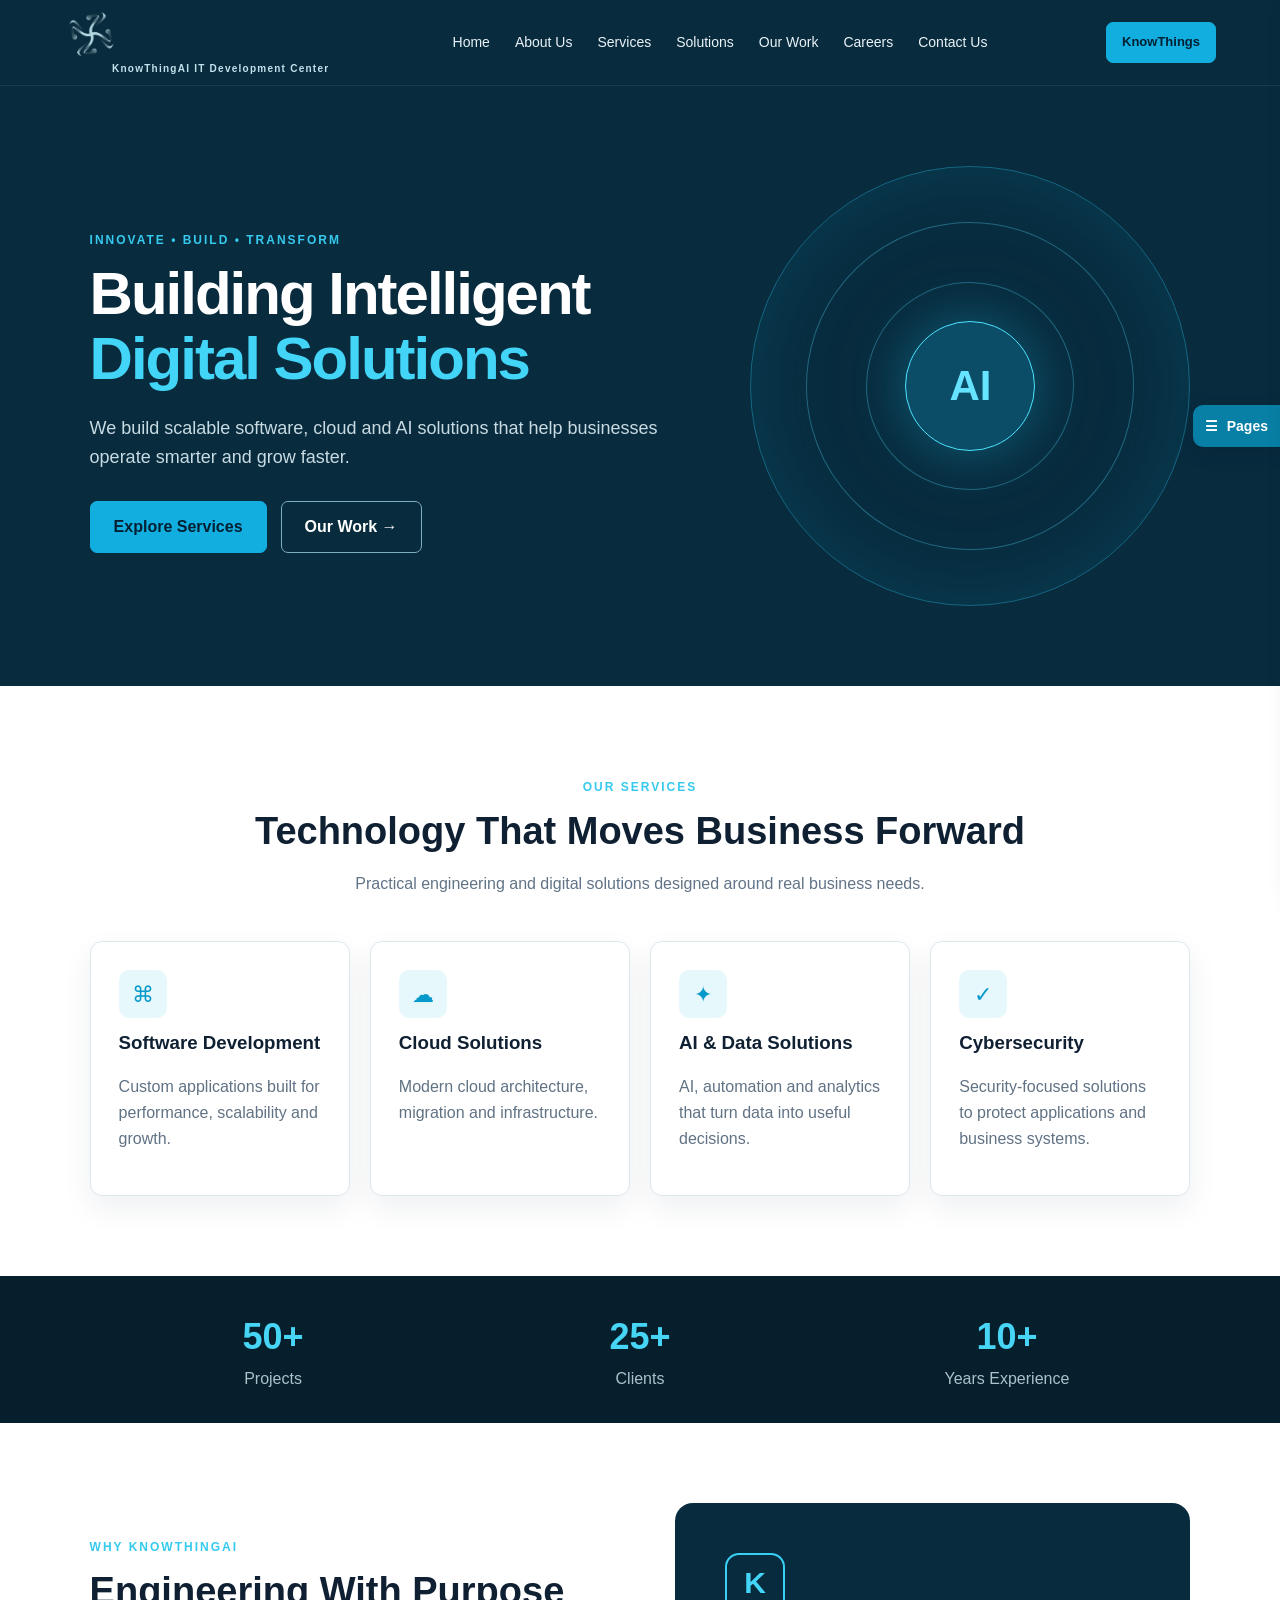
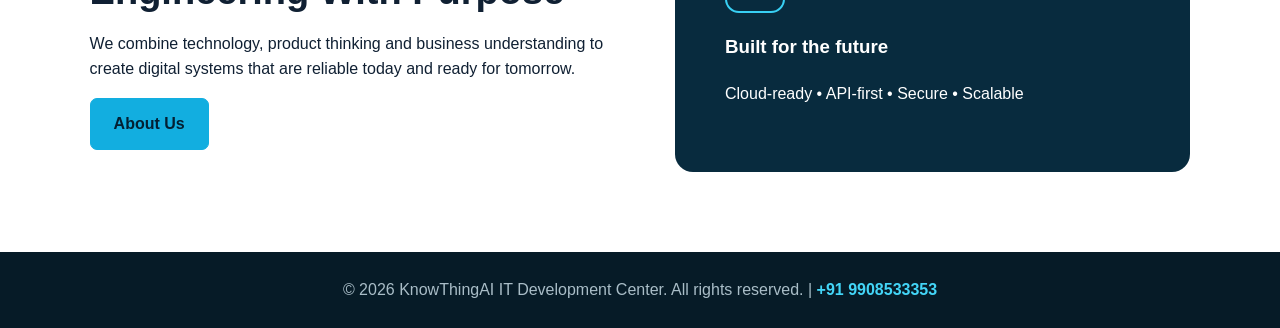
<file: index.html>
<!DOCTYPE html><html lang="en"><head><meta charset="UTF-8"><meta name="viewport" content="width=device-width,initial-scale=1.0"><title>KnowThingAI IT Development Center</title><meta name="description" content="KnowThingAI provides software development, cloud, AI and IT solutions for businesses."><link rel="canonical" href="https://knowthingai.com/"><link rel="stylesheet" href="/css/style.css"><script type="application/ld+json">{"@context":"https://schema.org","@type":"Organization","name":"KnowThingAI IT Development Center Private Limited","url":"https://knowthingai.com/","telephone":"+91-9908533353","email":"contact@knowthingai.com","address":{"@type":"PostalAddress","addressLocality":"Hyderabad","addressRegion":"Telangana","addressCountry":"IN"}}</script></head><body>

<!-- Quick page navigation -->
<button class="page-menu-toggle" type="button" aria-expanded="false" aria-controls="page-side-menu">☰ <span>Pages</span></button>
<aside class="page-side-menu" id="page-side-menu" aria-hidden="true">
  <div class="page-side-menu-head"><strong>Explore Pages</strong><button type="button" class="page-menu-close" aria-label="Close page menu">×</button></div>
  <a href="/">Home</a><a href="/about/">About Us</a><a href="/services/">Services</a><a href="/solutions/">Solutions</a><a href="/work/">Our Work</a><a href="/careers/">Careers</a><a href="/contact/">Contact Us</a>
</aside>
<div class="page-menu-backdrop"></div>

 <header class="navbar">

  <a class="brand" href="/">
    <img src="/assets/knowthingai-logo.png" alt="KnowThingAI">
    <span class="brand-sub">KnowThingAI IT Development Center</span>
  </a>

  <input type="checkbox" id="menu-checkbox">

  <label for="menu-checkbox" class="menu-toggle">
    ☰
  </label>

  <nav>
    <a href="/">Home</a>
    <a href="/about/">About Us</a>
    <a href="/services/">Services</a>
    <a href="/solutions/">Solutions</a>
    <a href="/work/">Our Work</a>
    <a href="/careers/">Careers</a>
    <a href="/contact/">Contact Us</a>
  </nav>

  <a class="btn nav-contact" href="/contact/">KnowThings</a>

</header>
<main><section class="hero"><div><p class="eyebrow">INNOVATE • BUILD • TRANSFORM</p><h1>Building Intelligent<br><span>Digital Solutions</span></h1><p class="lead">We build scalable software, cloud and AI solutions that help businesses operate smarter and grow faster.</p><div class="actions"><a class="btn" href="/services/">Explore Services</a><a class="btn outline" href="/work/">Our Work →</a></div></div><div class="hero-orbit"><div class="orbit-core">AI</div></div></section>
<section class="section"><div class="section-title"><p class="eyebrow">OUR SERVICES</p><h2>Technology That Moves Business Forward</h2><p>Practical engineering and digital solutions designed around real business needs.</p></div><div class="grid four">
<article class="card"><div class="icon">⌘</div><h3>Software Development</h3><p>Custom applications built for performance, scalability and growth.</p></article>
<article class="card"><div class="icon">☁</div><h3>Cloud Solutions</h3><p>Modern cloud architecture, migration and infrastructure.</p></article>
<article class="card"><div class="icon">✦</div><h3>AI & Data Solutions</h3><p>AI, automation and analytics that turn data into useful decisions.</p></article>
<article class="card"><div class="icon">✓</div><h3>Cybersecurity</h3><p>Security-focused solutions to protect applications and business systems.</p></article>
</div></section>
<section class="band"><div><b>50+</b><span>Projects</span></div><div><b>25+</b><span>Clients</span></div><div><b>10+</b><span>Years Experience</span></div></section>
<section class="section two-col"><div><p class="eyebrow">WHY KNOWTHINGAI</p><h2>Engineering With Purpose</h2><p>We combine technology, product thinking and business understanding to create digital systems that are reliable today and ready for tomorrow.</p><a class="btn" href="/about/">About Us</a></div><div class="feature-box"><div class="mini">K</div><h3>Built for the future</h3><p>Cloud-ready • API-first • Secure • Scalable</p></div></section></main><footer>© 2026 KnowThingAI IT Development Center. All rights reserved. <span class="footer-phone"> | <a href="tel:+919908533353">+91 9908533353</a></span></footer><script src="/js/script.js"></script></body></html>
</file>
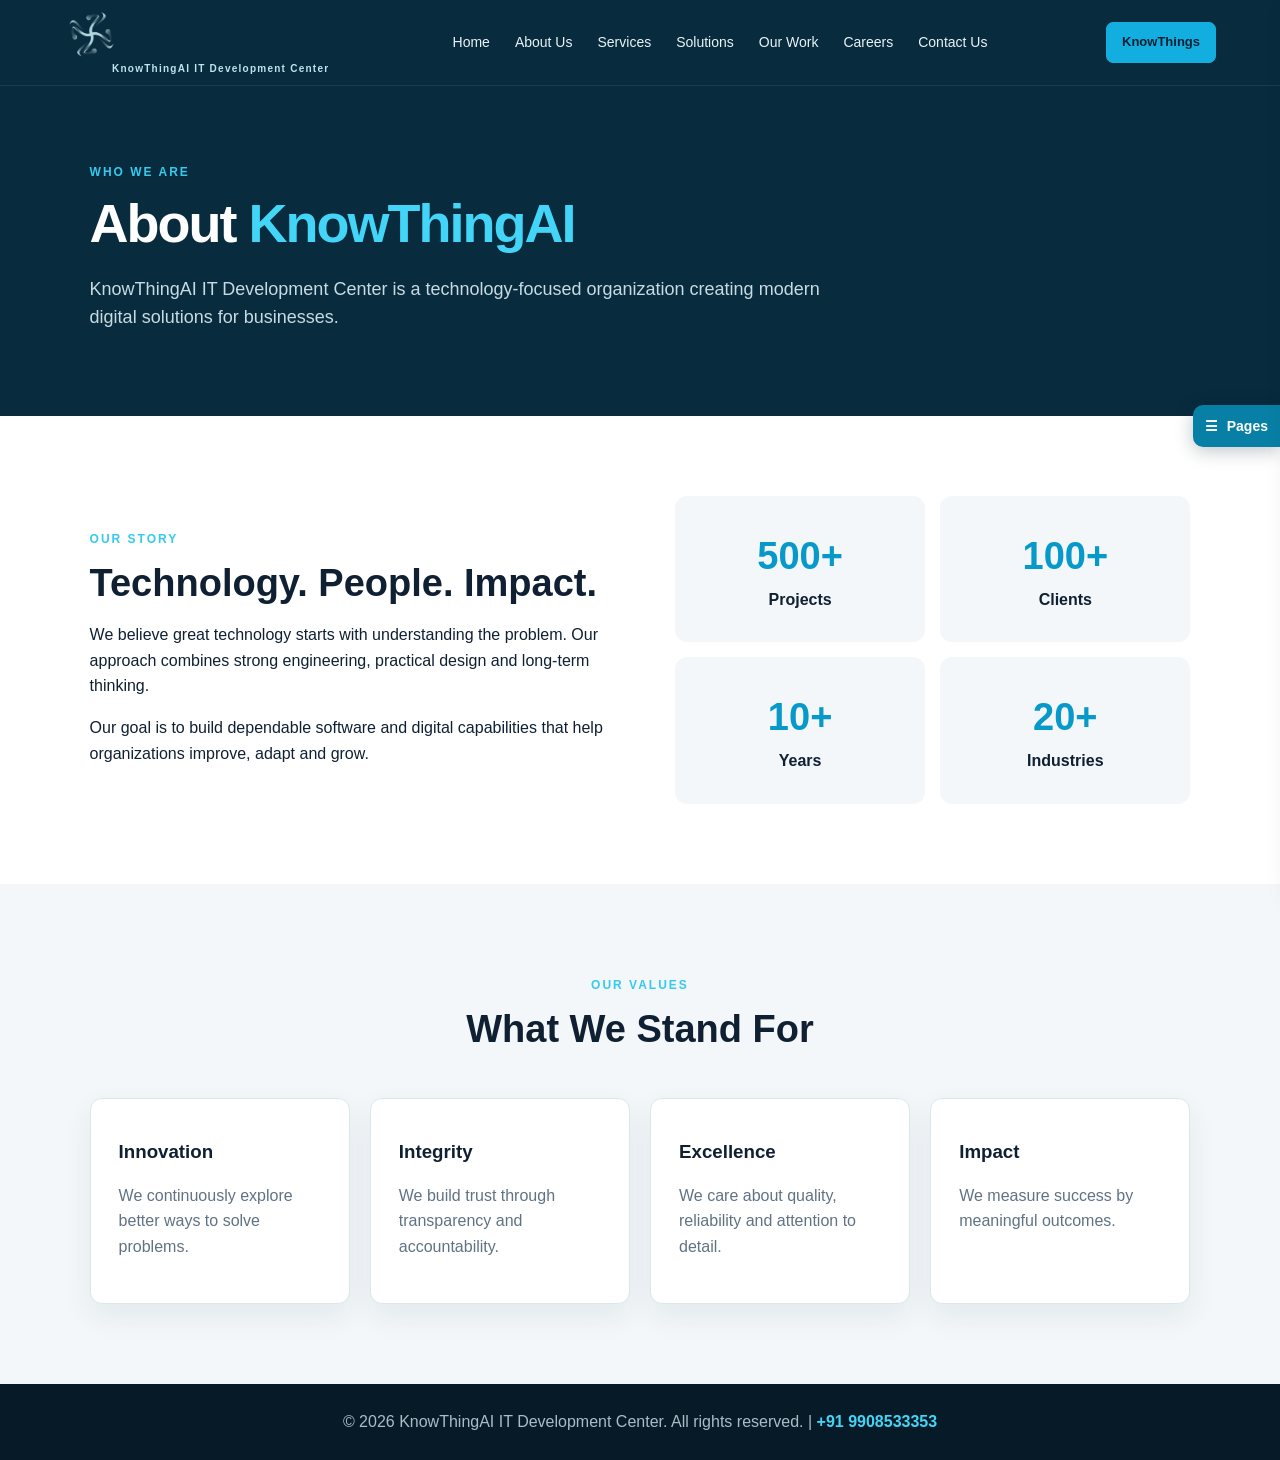
<file: about/index.html>
<!DOCTYPE html><html lang="en"><head><meta charset="UTF-8"><meta name="viewport" content="width=device-width,initial-scale=1.0"><title>About Us | KnowThingAI</title><meta name="description" content="Learn about KnowThingAI IT Development Center and our technology-focused approach."><link rel="canonical" href="https://knowthingai.com/about/"><link rel="stylesheet" href="/css/style.css"></head><body>

<!-- Quick page navigation -->
<button class="page-menu-toggle" type="button" aria-expanded="false" aria-controls="page-side-menu">☰ <span>Pages</span></button>
<aside class="page-side-menu" id="page-side-menu" aria-hidden="true">
  <div class="page-side-menu-head"><strong>Explore Pages</strong><button type="button" class="page-menu-close" aria-label="Close page menu">×</button></div>
  <a href="/">Home</a><a href="/about/">About Us</a><a href="/services/">Services</a><a href="/solutions/">Solutions</a><a href="/work/">Our Work</a><a href="/careers/">Careers</a><a href="/contact/">Contact Us</a>
</aside>
<div class="page-menu-backdrop"></div>
<header class="navbar">
  <a class="brand" href="/">
    <img src="/assets/knowthingai-logo.png" alt="KnowThingAI">
    <span class="brand-sub">KnowThingAI IT Development Center</span>
  </a>
  <nav>
    <a href="/">Home</a>
    <a href="/about/">About Us</a>
    <a href="/services/">Services</a>
    <a href="/solutions/">Solutions</a>
    <a href="/work/">Our Work</a>
    <a href="/careers/">Careers</a>
    <a href="/contact/">Contact Us</a>
  </nav>
  <a class="btn" href="/contact/">KnowThings</a>
</header><main>
<section class="page-hero"><p class="eyebrow">WHO WE ARE</p><h1>About <span>KnowThingAI</span></h1><p>KnowThingAI IT Development Center is a technology-focused organization creating modern digital solutions for businesses.</p></section>
<section class="section two-col"><div><p class="eyebrow">OUR STORY</p><h2>Technology. People. Impact.</h2><p>We believe great technology starts with understanding the problem. Our approach combines strong engineering, practical design and long-term thinking.</p><p>Our goal is to build dependable software and digital capabilities that help organizations improve, adapt and grow.</p></div><div class="stats"><div><b>500+</b><span>Projects</span></div><div><b>100+</b><span>Clients</span></div><div><b>10+</b><span>Years</span></div><div><b>20+</b><span>Industries</span></div></div></section>
<section class="section light"><div class="section-title"><p class="eyebrow">OUR VALUES</p><h2>What We Stand For</h2></div><div class="grid four"><article class="card"><h3>Innovation</h3><p>We continuously explore better ways to solve problems.</p></article><article class="card"><h3>Integrity</h3><p>We build trust through transparency and accountability.</p></article><article class="card"><h3>Excellence</h3><p>We care about quality, reliability and attention to detail.</p></article><article class="card"><h3>Impact</h3><p>We measure success by meaningful outcomes.</p></article></div></section></main><footer>© 2026 KnowThingAI IT Development Center. All rights reserved. <span class="footer-phone"> | <a href="tel:+919908533353">+91 9908533353</a></span></footer><script src="/js/script.js"></script></body></html>
</file>
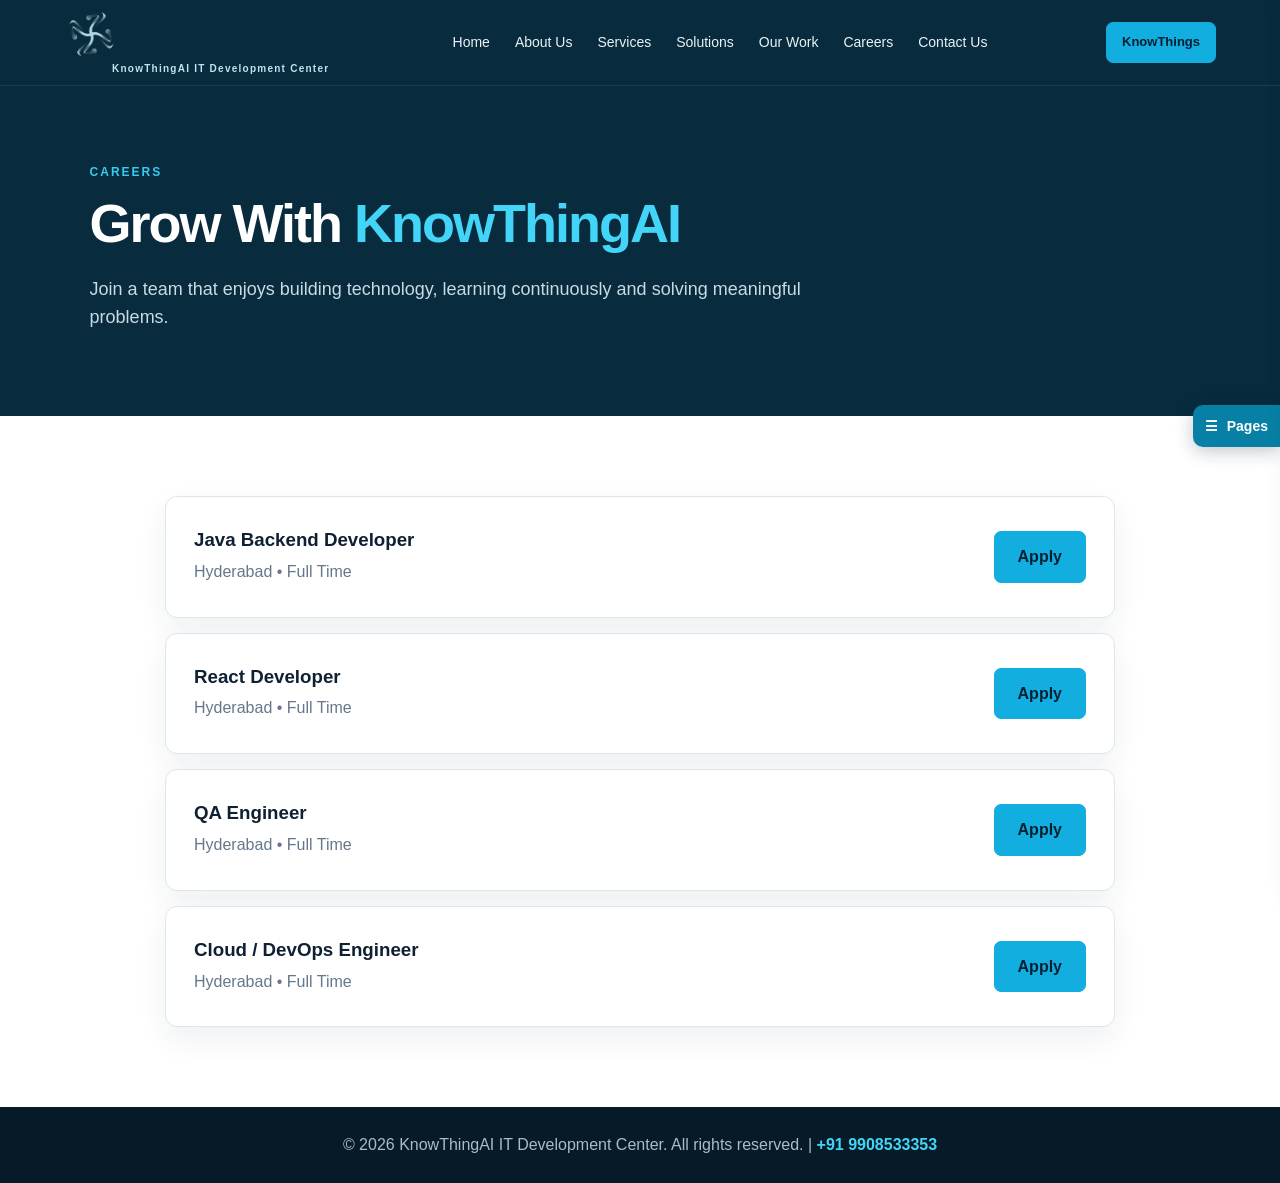
<file: careers/index.html>
<!DOCTYPE html><html lang="en"><head><meta charset="UTF-8"><meta name="viewport" content="width=device-width,initial-scale=1.0"><title>Careers | KnowThingAI</title><meta name="description" content="Explore career opportunities at KnowThingAI in Hyderabad."><link rel="canonical" href="https://knowthingai.com/careers/"><link rel="stylesheet" href="/css/style.css"></head><body>

<!-- Quick page navigation -->
<button class="page-menu-toggle" type="button" aria-expanded="false" aria-controls="page-side-menu">☰ <span>Pages</span></button>
<aside class="page-side-menu" id="page-side-menu" aria-hidden="true">
  <div class="page-side-menu-head"><strong>Explore Pages</strong><button type="button" class="page-menu-close" aria-label="Close page menu">×</button></div>
  <a href="/">Home</a><a href="/about/">About Us</a><a href="/services/">Services</a><a href="/solutions/">Solutions</a><a href="/work/">Our Work</a><a href="/careers/">Careers</a><a href="/contact/">Contact Us</a>
</aside>
<div class="page-menu-backdrop"></div>
<header class="navbar">
  <a class="brand" href="/">
    <img src="/assets/knowthingai-logo.png" alt="KnowThingAI">
    <span class="brand-sub">KnowThingAI IT Development Center</span>
  </a>
  <nav>
    <a href="/">Home</a>
    <a href="/about/">About Us</a>
    <a href="/services/">Services</a>
    <a href="/solutions/">Solutions</a>
    <a href="/work/">Our Work</a>
    <a href="/careers/">Careers</a>
    <a href="/contact/">Contact Us</a>
  </nav>
  <a class="btn" href="/contact/">KnowThings</a>
</header><main><section class="page-hero"><p class="eyebrow">CAREERS</p><h1>Grow With <span>KnowThingAI</span></h1><p>Join a team that enjoys building technology, learning continuously and solving meaningful problems.</p></section><section class="section"><div class="jobs">
<article class="job"><div><h3>Java Backend Developer</h3><p>Hyderabad • Full Time</p></div><a class="btn" href="/contact/">Apply</a></article>
<article class="job"><div><h3>React Developer</h3><p>Hyderabad • Full Time</p></div><a class="btn" href="/contact/">Apply</a></article>
<article class="job"><div><h3>QA Engineer</h3><p>Hyderabad • Full Time</p></div><a class="btn" href="/contact/">Apply</a></article>
<article class="job"><div><h3>Cloud / DevOps Engineer</h3><p>Hyderabad • Full Time</p></div><a class="btn" href="/contact/">Apply</a></article>
</div></section></main><footer>© 2026 KnowThingAI IT Development Center. All rights reserved. <span class="footer-phone"> | <a href="tel:+919908533353">+91 9908533353</a></span></footer><script src="/js/script.js"></script></body></html>
</file>
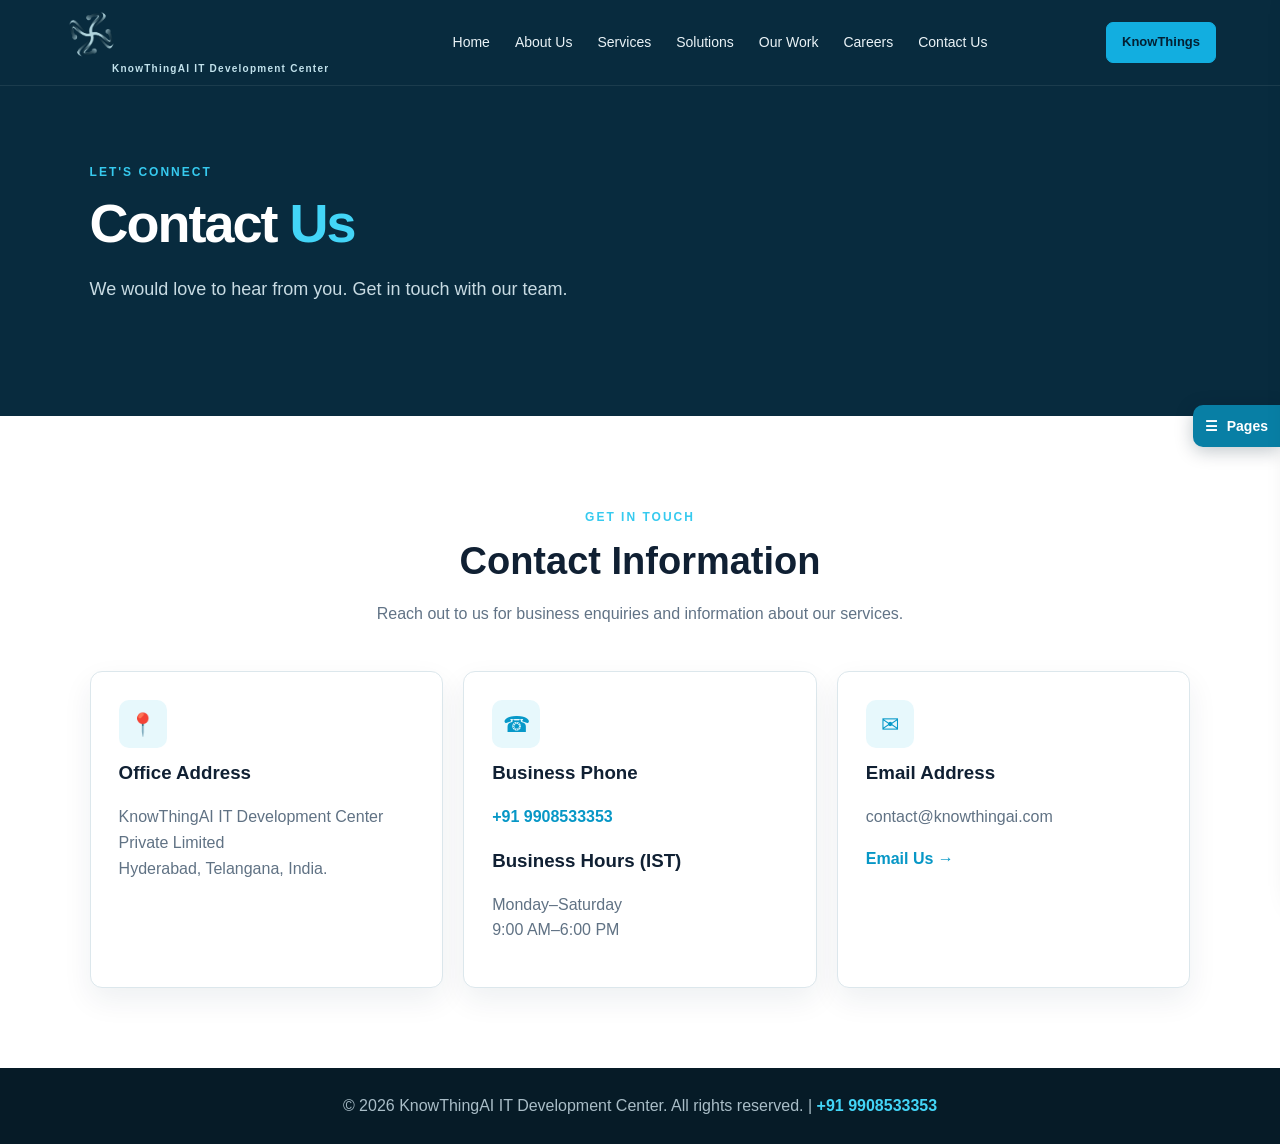
<file: contact/index.html>
<!DOCTYPE html>
<html lang="en">
<head>
  <meta charset="UTF-8">
  <meta name="viewport" content="width=device-width, initial-scale=1.0">
  <title>Contact Us | KnowThingAI</title><meta name="description" content="Contact KnowThingAI IT Development Center in Hyderabad, Telangana."><link rel="canonical" href="https://knowthingai.com/contact/">
  <link rel="stylesheet" href="/css/style.css">
</head>

<body>

<!-- Quick page navigation -->
<button class="page-menu-toggle" type="button" aria-expanded="false" aria-controls="page-side-menu">☰ <span>Pages</span></button>
<aside class="page-side-menu" id="page-side-menu" aria-hidden="true">
  <div class="page-side-menu-head"><strong>Explore Pages</strong><button type="button" class="page-menu-close" aria-label="Close page menu">×</button></div>
  <a href="/">Home</a><a href="/about/">About Us</a><a href="/services/">Services</a><a href="/solutions/">Solutions</a><a href="/work/">Our Work</a><a href="/careers/">Careers</a><a href="/contact/">Contact Us</a>
</aside>
<div class="page-menu-backdrop"></div>


<header class="navbar">
  <a class="brand" href="/">
    <img src="/assets/knowthingai-logo.png" alt="KnowThingAI">
    <span class="brand-sub">KnowThingAI IT Development Center</span>
  </a>

  <nav>
    <a href="/">Home</a>
    <a href="/about/">About Us</a>
    <a href="/services/">Services</a>
    <a href="/solutions/">Solutions</a>
    <a href="/work/">Our Work</a>
    <a href="/careers/">Careers</a>
    <a href="/contact/">Contact Us</a>
  </nav>

  <a class="btn" href="/contact/">KnowThings</a>
</header>

<main>

  <section class="page-hero">
    <p class="eyebrow">LET'S CONNECT</p>
    <h1>Contact <span>Us</span></h1>
    <p>We would love to hear from you. Get in touch with our team.</p>
  </section>

  <section class="section">

    <div class="section-title">
      <p class="eyebrow">GET IN TOUCH</p>
      <h2>Contact Information</h2>
      <p>Reach out to us for business enquiries and information about our services.</p>
    </div>

    <div class="grid three">

<article class="card"> <div class="icon">📍</div> <h3>Office Address</h3> <p> KnowThingAI IT Development Center Private Limited<br> Hyderabad, Telangana, India. </p> </article>
     
<article class="card"> <div class="icon">☎</div> <h3>Business Phone</h3> <p> <a href="tel:+919908533353">+91 9908533353</a> </p> <h3>Business Hours (IST)</h3> <p>Monday–Saturday<br>9:00 AM–6:00 PM</p> </article>
      <article class="card">
        <div class="icon">✉</div>
        <h3>Email Address</h3>
        <p>contact@knowthingai.com</p>
        <a href="mailto:contact@knowthingai.com">Email Us →</a>
      </article>

    </div>

  </section>

</main>

<footer>© 2026 KnowThingAI IT Development Center. All rights reserved. <span class="footer-phone"> | <a href="tel:+919908533353">+91 9908533353</a></span></footer>

<script src="/js/script.js"></script>

</body>
</html>
</file>
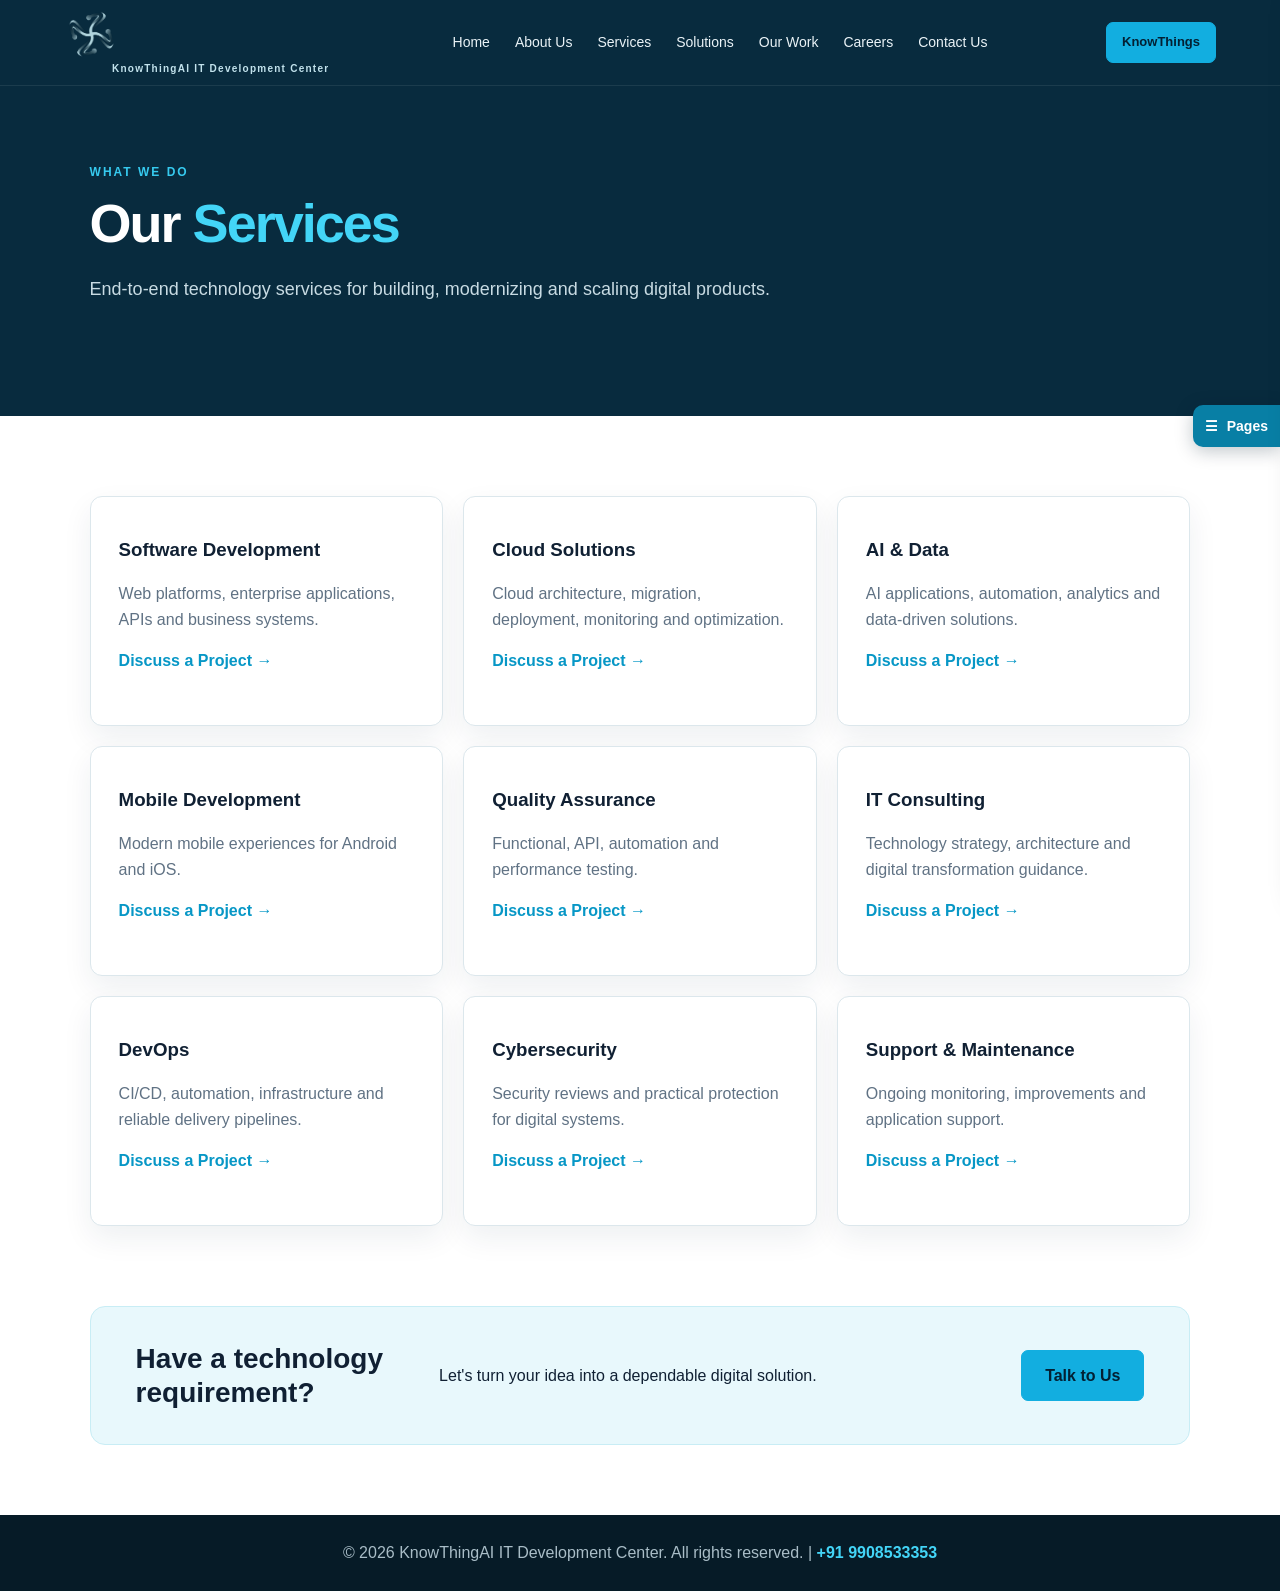
<file: services/index.html>
<!DOCTYPE html><html lang="en"><head><meta charset="UTF-8"><meta name="viewport" content="width=device-width,initial-scale=1.0"><title>Services | KnowThingAI</title><meta name="description" content="Explore software development, cloud, AI, QA, DevOps and IT consulting services."><link rel="canonical" href="https://knowthingai.com/services/"><link rel="stylesheet" href="/css/style.css"></head><body>

<!-- Quick page navigation -->
<button class="page-menu-toggle" type="button" aria-expanded="false" aria-controls="page-side-menu">☰ <span>Pages</span></button>
<aside class="page-side-menu" id="page-side-menu" aria-hidden="true">
  <div class="page-side-menu-head"><strong>Explore Pages</strong><button type="button" class="page-menu-close" aria-label="Close page menu">×</button></div>
  <a href="/">Home</a><a href="/about/">About Us</a><a href="/services/">Services</a><a href="/solutions/">Solutions</a><a href="/work/">Our Work</a><a href="/careers/">Careers</a><a href="/contact/">Contact Us</a>
</aside>
<div class="page-menu-backdrop"></div>
<header class="navbar">
  <a class="brand" href="/">
    <img src="/assets/knowthingai-logo.png" alt="KnowThingAI">
    <span class="brand-sub">KnowThingAI IT Development Center</span>
  </a>
  <nav>
    <a href="/">Home</a>
    <a href="/about/">About Us</a>
    <a href="/services/">Services</a>
    <a href="/solutions/">Solutions</a>
    <a href="/work/">Our Work</a>
    <a href="/careers/">Careers</a>
    <a href="/contact/">Contact Us</a>
  </nav>
  <a class="btn" href="/contact/">KnowThings</a>
</header><main>
<section class="page-hero"><p class="eyebrow">WHAT WE DO</p><h1>Our <span>Services</span></h1><p>End-to-end technology services for building, modernizing and scaling digital products.</p></section>
<section class="section"><div class="grid three">
<article class="service"><h3>Software Development</h3><p>Web platforms, enterprise applications, APIs and business systems.</p><a href="/contact/">Discuss a Project →</a></article>
<article class="service"><h3>Cloud Solutions</h3><p>Cloud architecture, migration, deployment, monitoring and optimization.</p><a href="/contact/">Discuss a Project →</a></article>
<article class="service"><h3>AI & Data</h3><p>AI applications, automation, analytics and data-driven solutions.</p><a href="/contact/">Discuss a Project →</a></article>
<article class="service"><h3>Mobile Development</h3><p>Modern mobile experiences for Android and iOS.</p><a href="/contact/">Discuss a Project →</a></article>
<article class="service"><h3>Quality Assurance</h3><p>Functional, API, automation and performance testing.</p><a href="/contact/">Discuss a Project →</a></article>
<article class="service"><h3>IT Consulting</h3><p>Technology strategy, architecture and digital transformation guidance.</p><a href="/contact/">Discuss a Project →</a></article>
<article class="service"><h3>DevOps</h3><p>CI/CD, automation, infrastructure and reliable delivery pipelines.</p><a href="/contact/">Discuss a Project →</a></article>
<article class="service"><h3>Cybersecurity</h3><p>Security reviews and practical protection for digital systems.</p><a href="/contact/">Discuss a Project →</a></article>
<article class="service"><h3>Support & Maintenance</h3><p>Ongoing monitoring, improvements and application support.</p><a href="/contact/">Discuss a Project →</a></article>
</div></section><section class="cta"><h2>Have a technology requirement?</h2><p>Let's turn your idea into a dependable digital solution.</p><a class="btn" href="/contact/">Talk to Us</a></section></main><footer>© 2026 KnowThingAI IT Development Center. All rights reserved. <span class="footer-phone"> | <a href="tel:+919908533353">+91 9908533353</a></span></footer><script src="/js/script.js"></script></body></html>
</file>
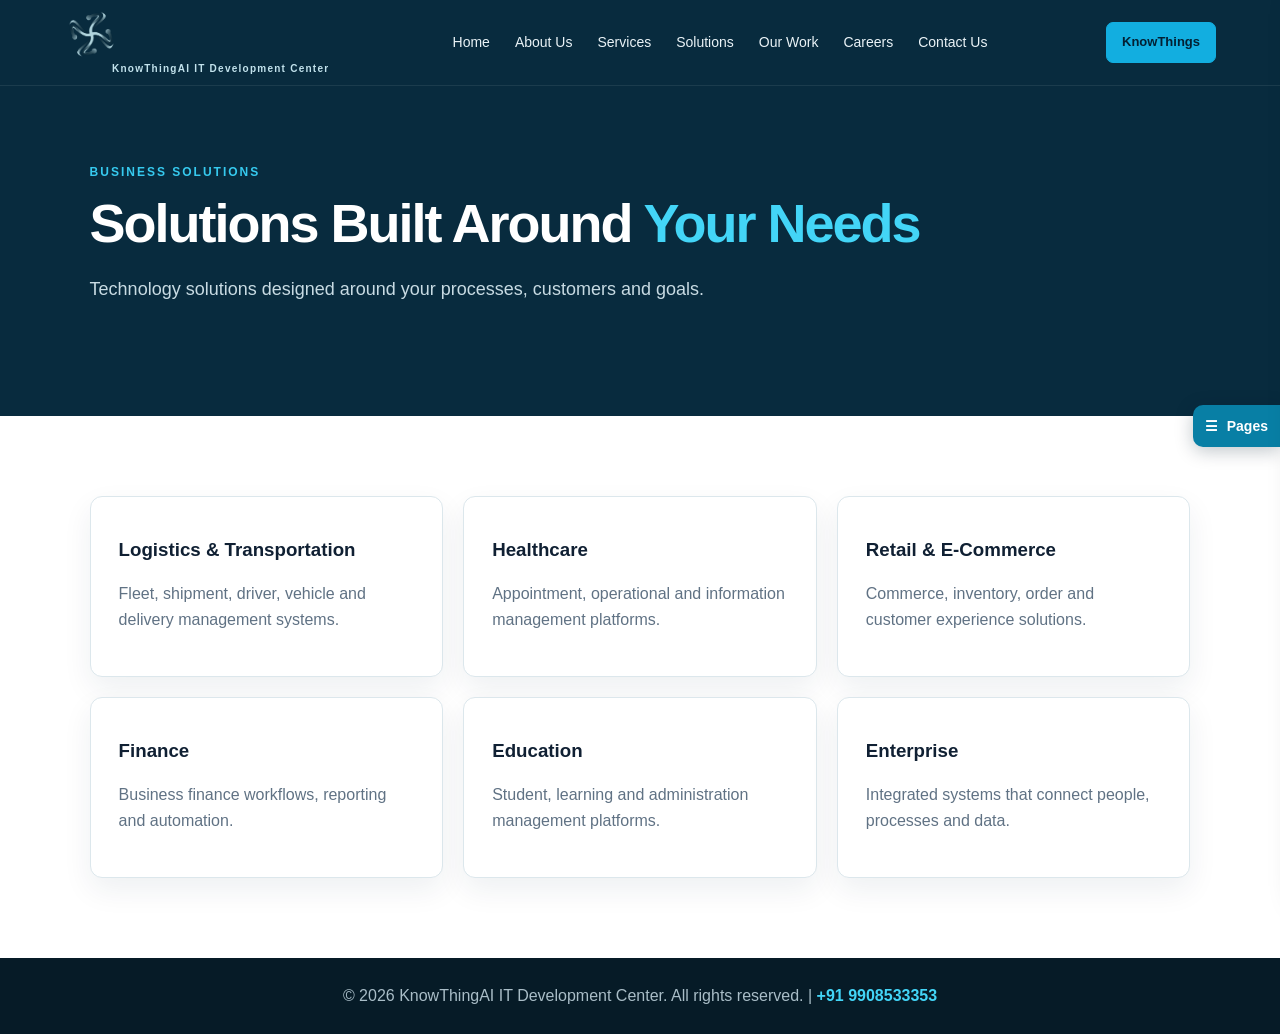
<file: solutions/index.html>
<!DOCTYPE html><html lang="en"><head><meta charset="UTF-8"><meta name="viewport" content="width=device-width,initial-scale=1.0"><title>Solutions | KnowThingAI</title><meta name="description" content="Business technology solutions from KnowThingAI for logistics, healthcare, retail and enterprise."><link rel="canonical" href="https://knowthingai.com/solutions/"><link rel="stylesheet" href="/css/style.css"></head><body>

<!-- Quick page navigation -->
<button class="page-menu-toggle" type="button" aria-expanded="false" aria-controls="page-side-menu">☰ <span>Pages</span></button>
<aside class="page-side-menu" id="page-side-menu" aria-hidden="true">
  <div class="page-side-menu-head"><strong>Explore Pages</strong><button type="button" class="page-menu-close" aria-label="Close page menu">×</button></div>
  <a href="/">Home</a><a href="/about/">About Us</a><a href="/services/">Services</a><a href="/solutions/">Solutions</a><a href="/work/">Our Work</a><a href="/careers/">Careers</a><a href="/contact/">Contact Us</a>
</aside>
<div class="page-menu-backdrop"></div>
<header class="navbar">
  <a class="brand" href="/">
    <img src="/assets/knowthingai-logo.png" alt="KnowThingAI">
    <span class="brand-sub">KnowThingAI IT Development Center</span>
  </a>
  <nav>
    <a href="/">Home</a>
    <a href="/about/">About Us</a>
    <a href="/services/">Services</a>
    <a href="/solutions/">Solutions</a>
    <a href="/work/">Our Work</a>
    <a href="/careers/">Careers</a>
    <a href="/contact/">Contact Us</a>
  </nav>
  <a class="btn" href="/contact/">KnowThings</a>
</header><main><section class="page-hero"><p class="eyebrow">BUSINESS SOLUTIONS</p><h1>Solutions Built Around <span>Your Needs</span></h1><p>Technology solutions designed around your processes, customers and goals.</p></section><section class="section"><div class="grid three">
<article class="card"><h3>Logistics & Transportation</h3><p>Fleet, shipment, driver, vehicle and delivery management systems.</p></article>
<article class="card"><h3>Healthcare</h3><p>Appointment, operational and information management platforms.</p></article>
<article class="card"><h3>Retail & E-Commerce</h3><p>Commerce, inventory, order and customer experience solutions.</p></article>
<article class="card"><h3>Finance</h3><p>Business finance workflows, reporting and automation.</p></article>
<article class="card"><h3>Education</h3><p>Student, learning and administration management platforms.</p></article>
<article class="card"><h3>Enterprise</h3><p>Integrated systems that connect people, processes and data.</p></article>
</div></section></main><footer>© 2026 KnowThingAI IT Development Center. All rights reserved. <span class="footer-phone"> | <a href="tel:+919908533353">+91 9908533353</a></span></footer><script src="/js/script.js"></script></body></html>
</file>
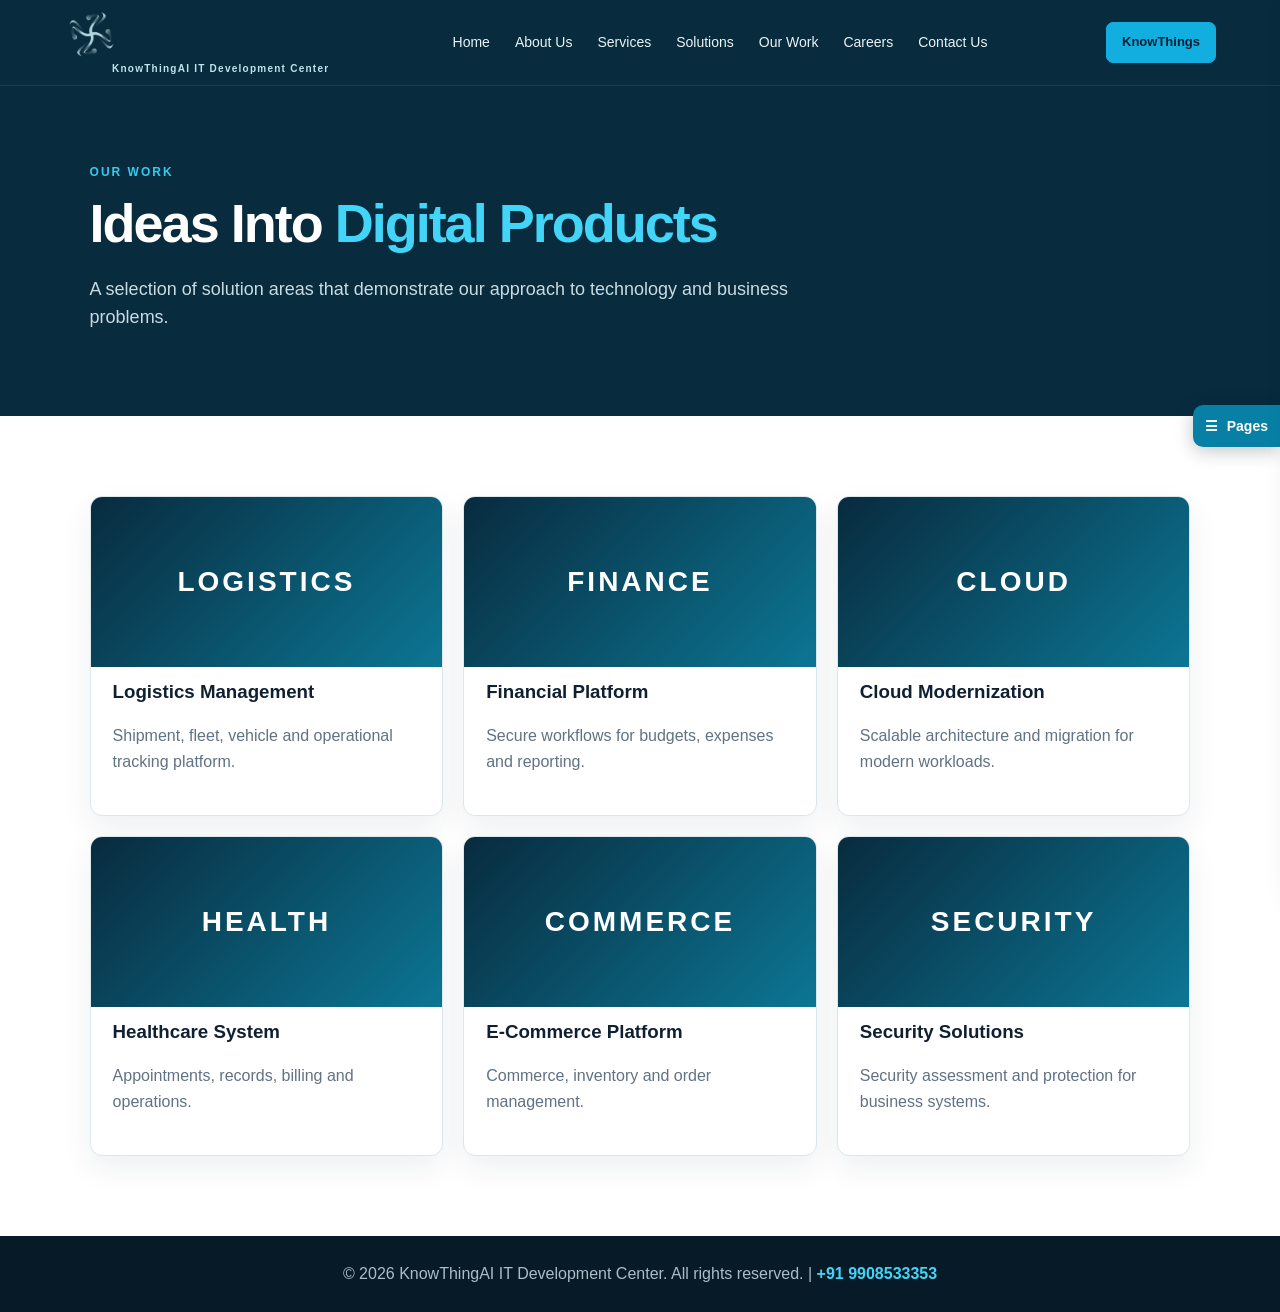
<file: work/index.html>
<!DOCTYPE html><html lang="en"><head><meta charset="UTF-8"><meta name="viewport" content="width=device-width,initial-scale=1.0"><title>Our Work | KnowThingAI</title><meta name="description" content="Explore solution areas and technology work from KnowThingAI."><link rel="canonical" href="https://knowthingai.com/work/"><link rel="stylesheet" href="/css/style.css"></head><body>

<!-- Quick page navigation -->
<button class="page-menu-toggle" type="button" aria-expanded="false" aria-controls="page-side-menu">☰ <span>Pages</span></button>
<aside class="page-side-menu" id="page-side-menu" aria-hidden="true">
  <div class="page-side-menu-head"><strong>Explore Pages</strong><button type="button" class="page-menu-close" aria-label="Close page menu">×</button></div>
  <a href="/">Home</a><a href="/about/">About Us</a><a href="/services/">Services</a><a href="/solutions/">Solutions</a><a href="/work/">Our Work</a><a href="/careers/">Careers</a><a href="/contact/">Contact Us</a>
</aside>
<div class="page-menu-backdrop"></div>
<header class="navbar">
  <a class="brand" href="/">
    <img src="/assets/knowthingai-logo.png" alt="KnowThingAI">
    <span class="brand-sub">KnowThingAI IT Development Center</span>
  </a>
  <nav>
    <a href="/">Home</a>
    <a href="/about/">About Us</a>
    <a href="/services/">Services</a>
    <a href="/solutions/">Solutions</a>
    <a href="/work/">Our Work</a>
    <a href="/careers/">Careers</a>
    <a href="/contact/">Contact Us</a>
  </nav>
  <a class="btn" href="/contact/">KnowThings</a>
</header><main><section class="page-hero"><p class="eyebrow">OUR WORK</p><h1>Ideas Into <span>Digital Products</span></h1><p>A selection of solution areas that demonstrate our approach to technology and business problems.</p></section><section class="section"><div class="grid three">
<article class="project"><div class="project-image">LOGISTICS</div><h3>Logistics Management</h3><p>Shipment, fleet, vehicle and operational tracking platform.</p></article>
<article class="project"><div class="project-image">FINANCE</div><h3>Financial Platform</h3><p>Secure workflows for budgets, expenses and reporting.</p></article>
<article class="project"><div class="project-image">CLOUD</div><h3>Cloud Modernization</h3><p>Scalable architecture and migration for modern workloads.</p></article>
<article class="project"><div class="project-image">HEALTH</div><h3>Healthcare System</h3><p>Appointments, records, billing and operations.</p></article>
<article class="project"><div class="project-image">COMMERCE</div><h3>E-Commerce Platform</h3><p>Commerce, inventory and order management.</p></article>
<article class="project"><div class="project-image">SECURITY</div><h3>Security Solutions</h3><p>Security assessment and protection for business systems.</p></article>
</div></section></main><footer>© 2026 KnowThingAI IT Development Center. All rights reserved. <span class="footer-phone"> | <a href="tel:+919908533353">+91 9908533353</a></span></footer><script src="/js/script.js"></script></body></html>
</file>
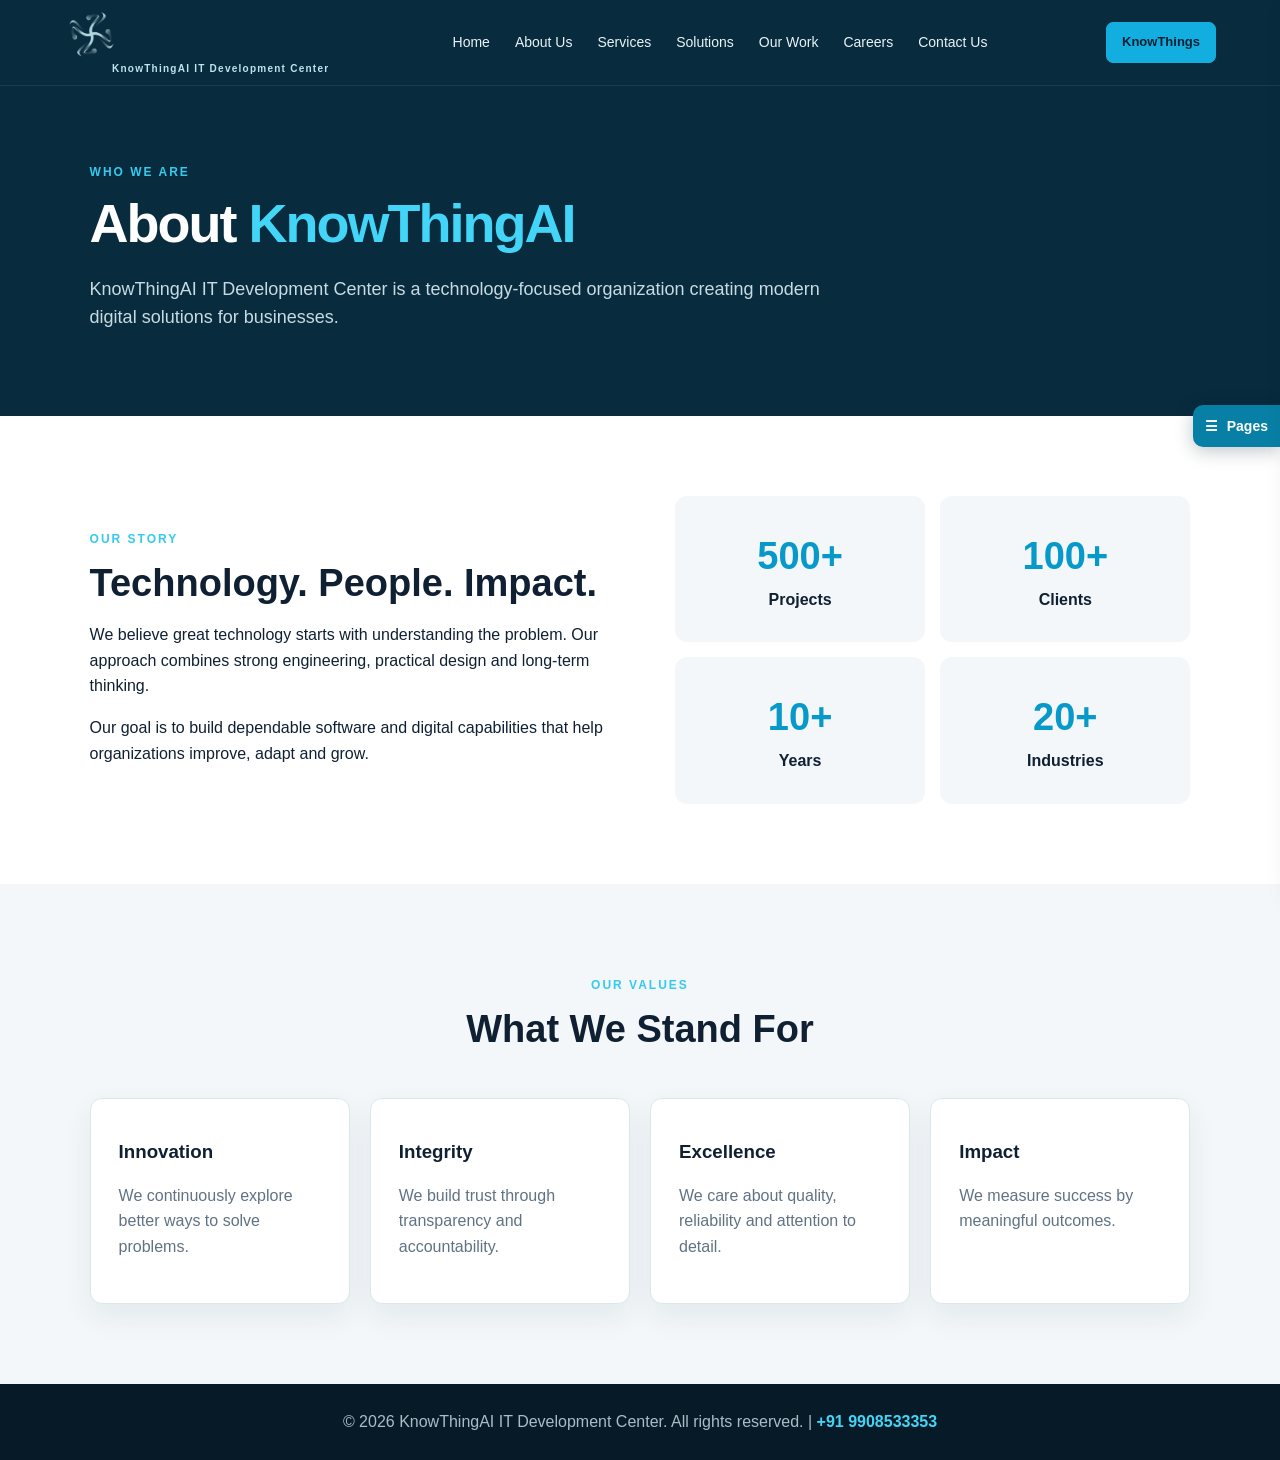
<file: about.html>
<!doctype html><html lang="en"><head><meta charset="utf-8"><meta name="robots" content="noindex"><meta http-equiv="refresh" content="0;url=/about/"><link rel="canonical" href="https://knowthingai.com/about/"><title>Redirecting</title></head><body><p>This page has moved to <a href="/about/">/about/</a>.</p><script>location.replace("/about/");</script></body></html>
</file>
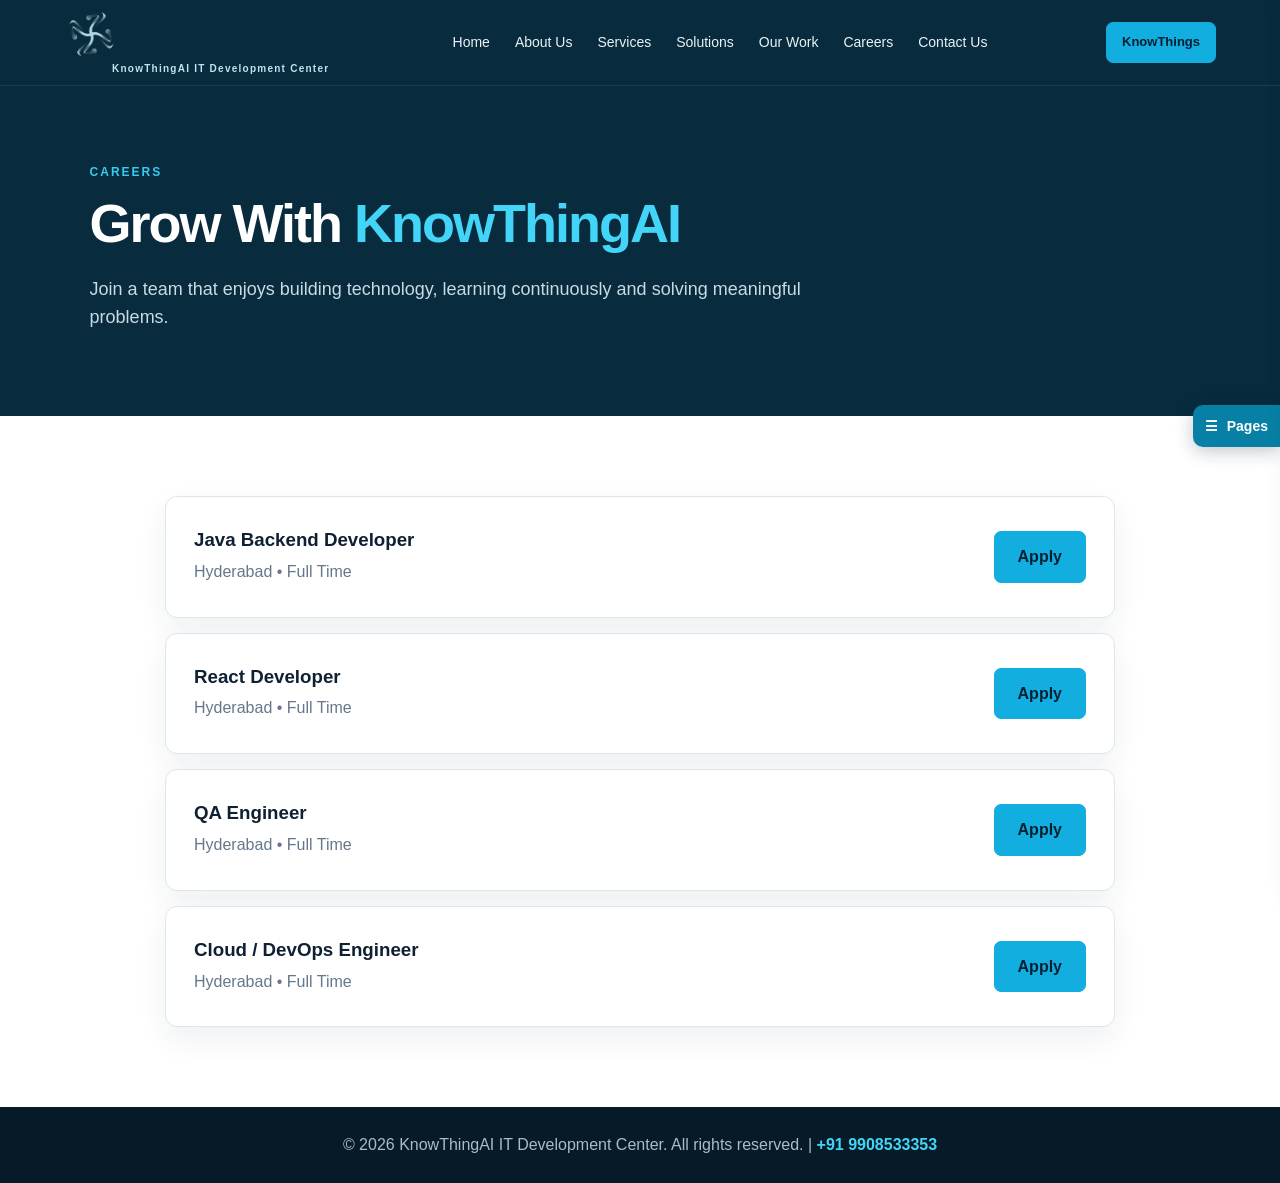
<file: careers.html>
<!doctype html><html lang="en"><head><meta charset="utf-8"><meta name="robots" content="noindex"><meta http-equiv="refresh" content="0;url=/careers/"><link rel="canonical" href="https://knowthingai.com/careers/"><title>Redirecting</title></head><body><p>This page has moved to <a href="/careers/">/careers/</a>.</p><script>location.replace("/careers/");</script></body></html>
</file>
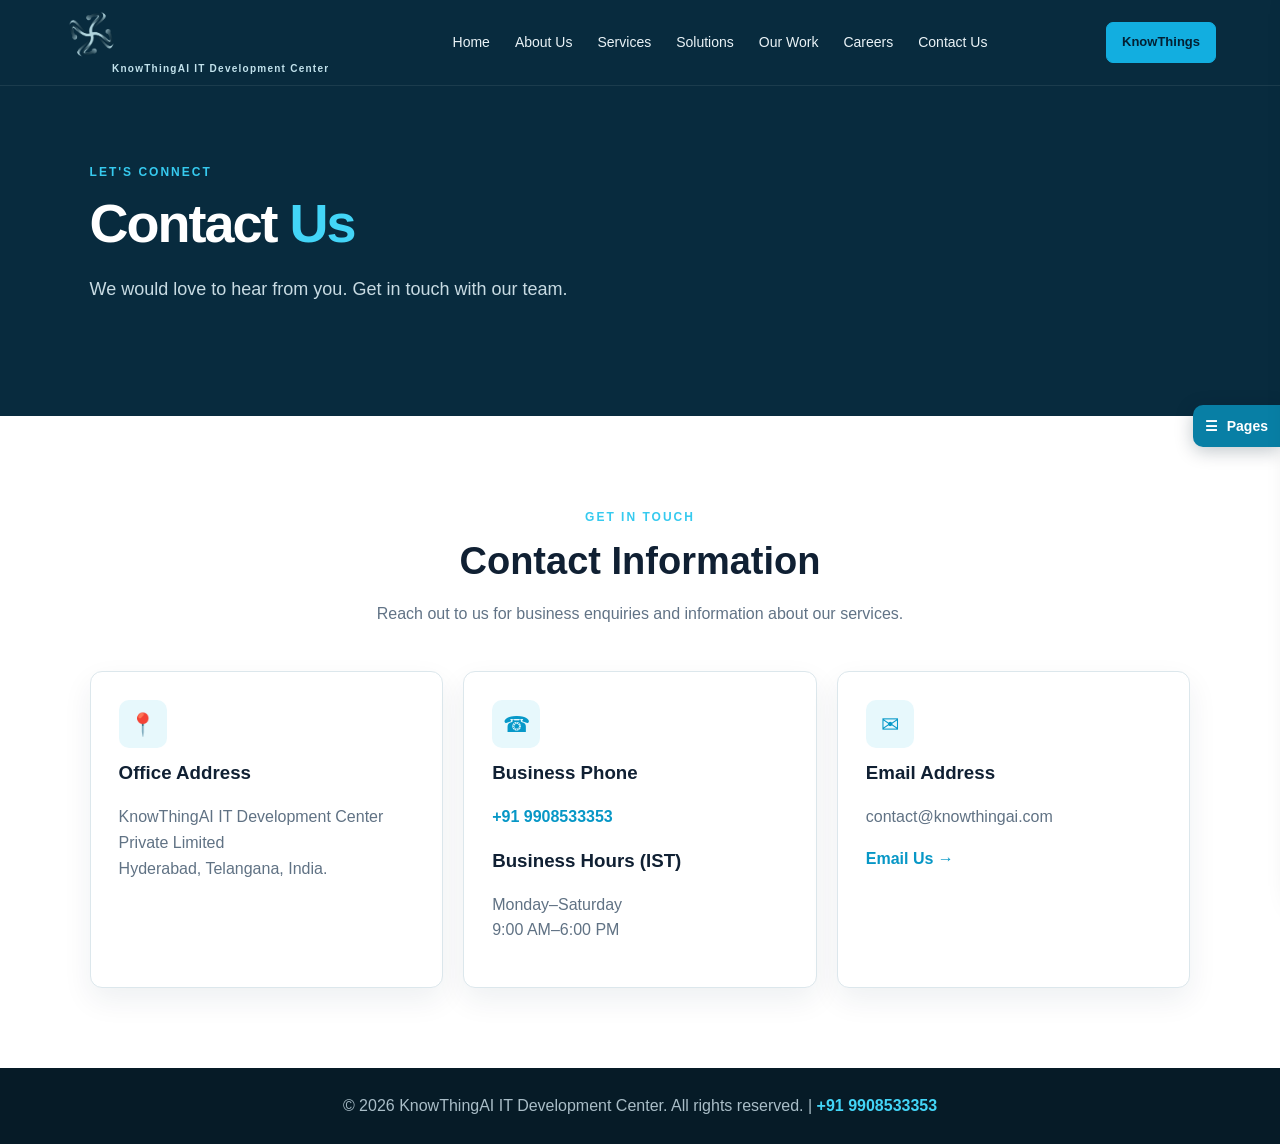
<file: contact.html>
<!doctype html><html lang="en"><head><meta charset="utf-8"><meta name="robots" content="noindex"><meta http-equiv="refresh" content="0;url=/contact/"><link rel="canonical" href="https://knowthingai.com/contact/"><title>Redirecting</title></head><body><p>This page has moved to <a href="/contact/">/contact/</a>.</p><script>location.replace("/contact/");</script></body></html>
</file>
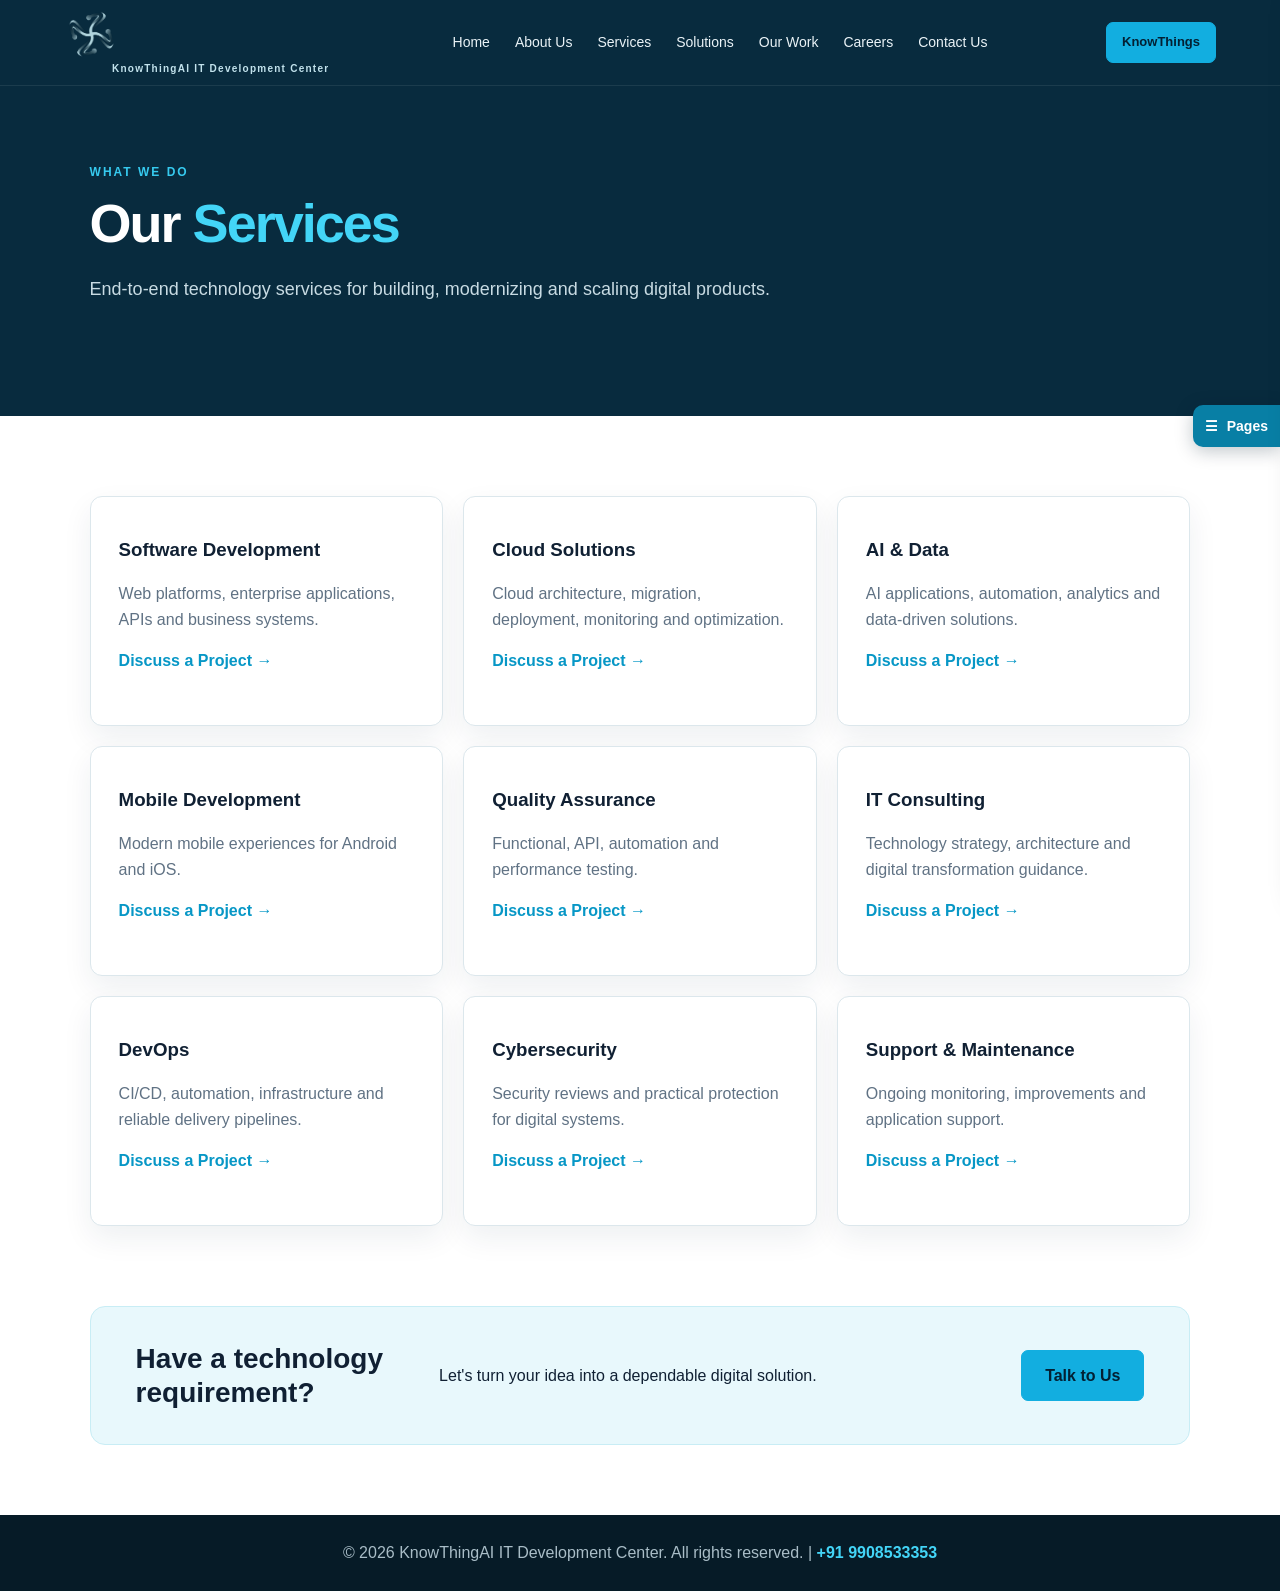
<file: services.html>
<!doctype html><html lang="en"><head><meta charset="utf-8"><meta name="robots" content="noindex"><meta http-equiv="refresh" content="0;url=/services/"><link rel="canonical" href="https://knowthingai.com/services/"><title>Redirecting</title></head><body><p>This page has moved to <a href="/services/">/services/</a>.</p><script>location.replace("/services/");</script></body></html>
</file>
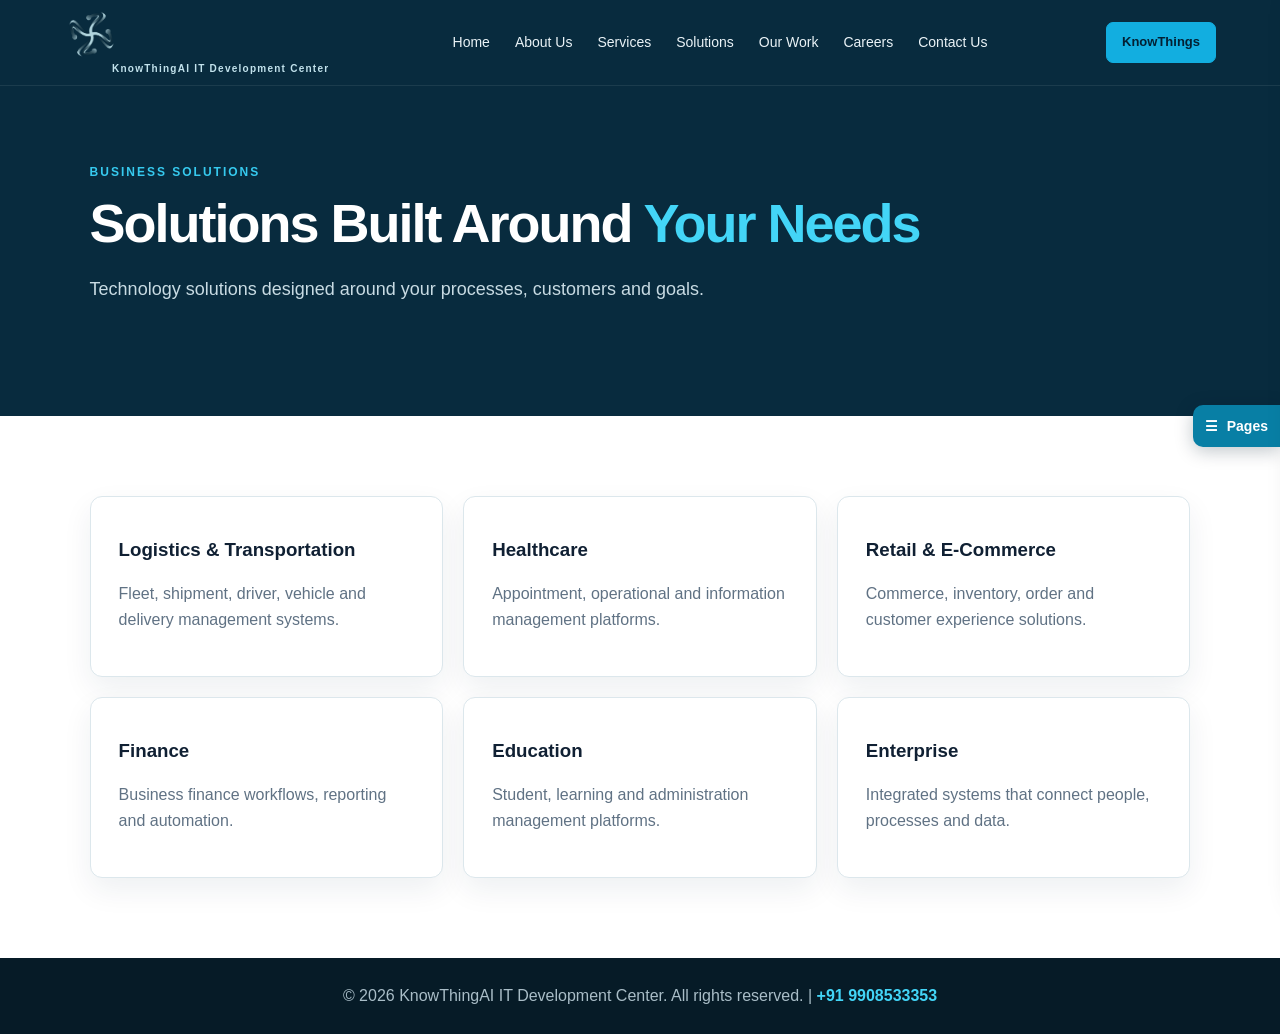
<file: solutions.html>
<!doctype html><html lang="en"><head><meta charset="utf-8"><meta name="robots" content="noindex"><meta http-equiv="refresh" content="0;url=/solutions/"><link rel="canonical" href="https://knowthingai.com/solutions/"><title>Redirecting</title></head><body><p>This page has moved to <a href="/solutions/">/solutions/</a>.</p><script>location.replace("/solutions/");</script></body></html>
</file>
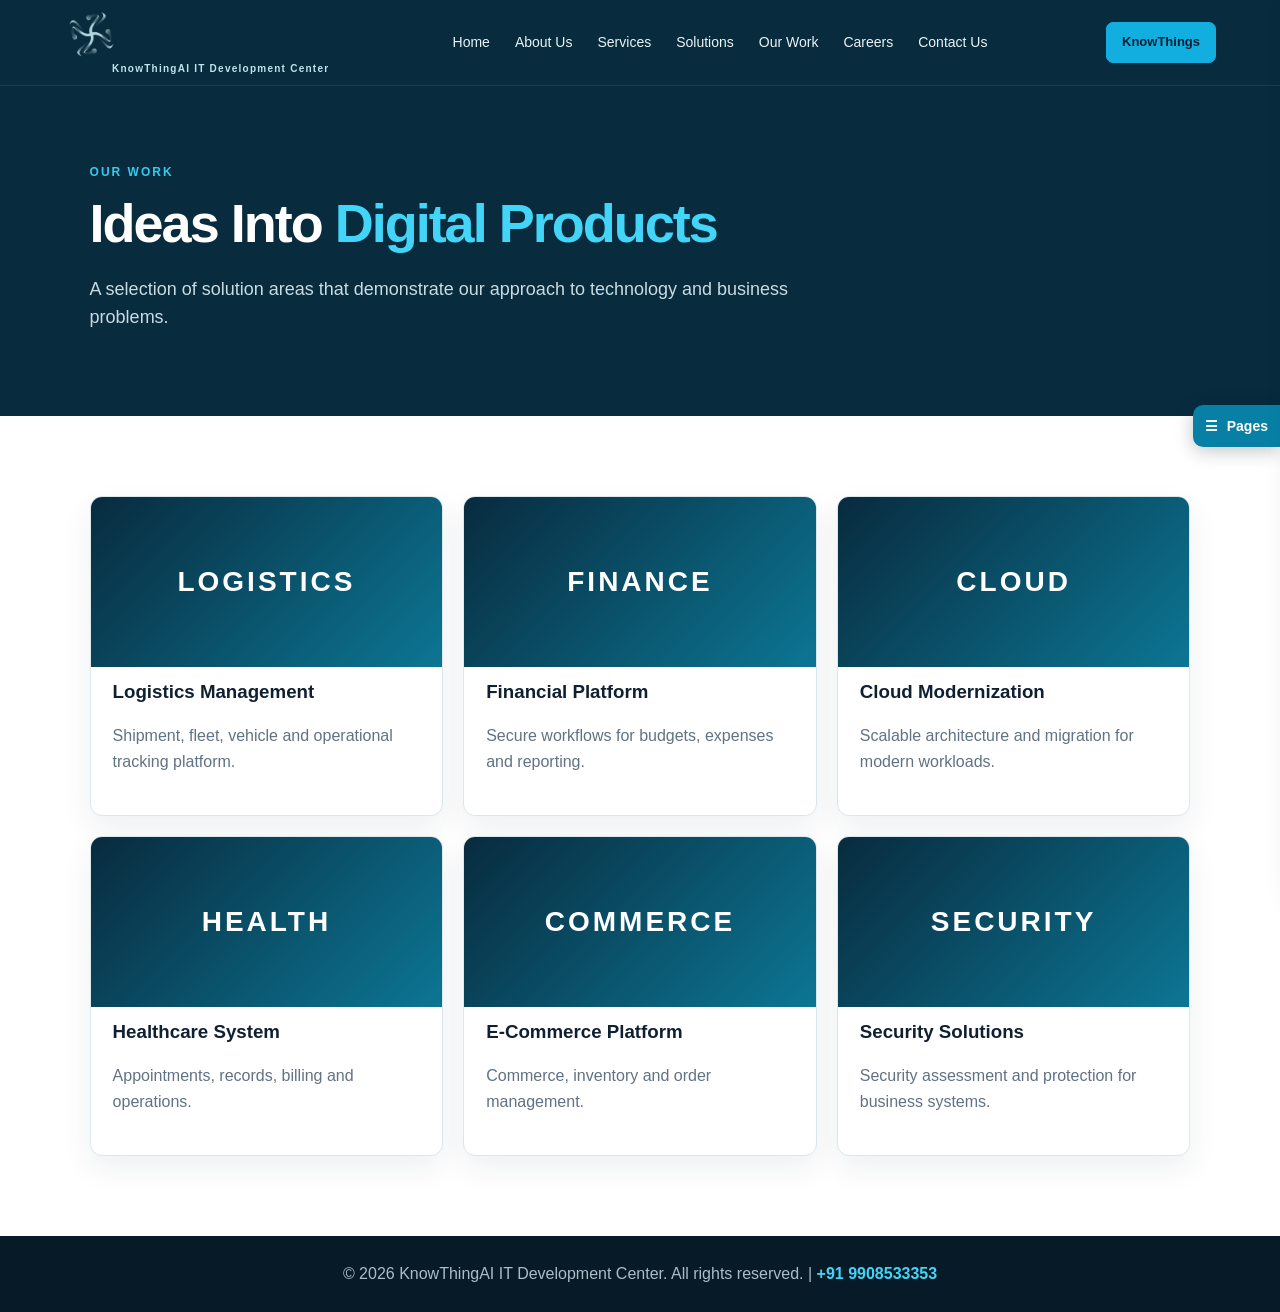
<file: work.html>
<!doctype html><html lang="en"><head><meta charset="utf-8"><meta name="robots" content="noindex"><meta http-equiv="refresh" content="0;url=/work/"><link rel="canonical" href="https://knowthingai.com/work/"><title>Redirecting</title></head><body><p>This page has moved to <a href="/work/">/work/</a>.</p><script>location.replace("/work/");</script></body></html>
</file>
<file: css/style.css>
*{box-sizing:border-box}html{scroll-behavior:smooth}body{margin:0;font-family:Inter,Arial,sans-serif;color:#102033;background:#fff;line-height:1.6}a{text-decoration:none;color:inherit}.navbar{height:86px;background:#082b3e;color:#fff;display:flex;align-items:center;padding:0 5%;gap:28px;position:sticky;top:0;z-index:20;border-bottom:1px solid #ffffff14}.brand{width:250px;position:relative;display:flex;align-items:center;height:70px}.brand img{width:210px;max-height:62px;object-fit:contain;object-position:left center}.brand-sub{position:absolute;left:51px;bottom:0;font-size:8px;letter-spacing:2.6px;color:#a8cbd9;font-weight:600;white-space:nowrap}nav{display:flex;justify-content:center;gap:25px;flex:1}nav a{font-size:14px;color:#eaf3f7;padding:31px 0;position:relative}nav a:hover{color:#5ee1ff}nav a.active:after{content:"";position:absolute;bottom:17px;left:0;right:0;height:3px;background:#34c9f2;border-radius:4px}.btn{display:inline-block;background:#12aee0;color:#032033;padding:12px 23px;border-radius:7px;font-weight:800;border:1px solid #12aee0;cursor:pointer}.btn:hover{transform:translateY(-1px);filter:brightness(1.05)}.btn.outline{background:transparent;color:#fff;border-color:#7baebe}.hero{background:#082b3e;color:#fff;min-height:560px;padding:80px 7%;display:flex;align-items:center;justify-content:space-between;overflow:hidden}.hero h1,.page-hero h1{font-size:60px;line-height:1.08;margin:12px 0 22px;letter-spacing:-2px}.hero h1 span,.page-hero h1 span{color:#43d5f7}.lead{max-width:620px;font-size:18px;color:#c8dbe3}.eyebrow{color:#36caef;font-weight:800;letter-spacing:2px;font-size:12px}.actions{display:flex;gap:14px;margin-top:30px}.hero-orbit{width:440px;height:440px;border:1px solid #27bfe766;border-radius:50%;display:grid;place-items:center;position:relative;box-shadow:0 0 90px #13bde822 inset}.hero-orbit:before,.hero-orbit:after{content:"";position:absolute;border:1px solid #55dcff55;border-radius:50%;transform:rotate(30deg)}.hero-orbit:before{inset:55px}.hero-orbit:after{inset:115px;transform:rotate(-30deg)}.orbit-core{width:130px;height:130px;border-radius:50%;display:grid;place-items:center;background:#0b4d67;border:1px solid #4ce2ff;color:#66e4ff;font-size:42px;font-weight:900;box-shadow:0 0 55px #1bc9ee55}.section{padding:80px 7%}.section.light{background:#f3f7f9}.section-title{text-align:center;max-width:800px;margin:0 auto 45px}.section-title h2,h2{font-size:38px;line-height:1.2;margin:8px 0 15px}.section-title p:not(.eyebrow){color:#617386}.grid{display:grid;gap:20px}.grid.four{grid-template-columns:repeat(4,1fr)}.grid.three{grid-template-columns:repeat(3,1fr)}.card,.service,.project,.job{background:#fff;border:1px solid #dce7ec;border-radius:12px;padding:28px;box-shadow:0 12px 30px #0a304012}.card h3,.service h3,.project h3{margin:10px 0}.card p,.service p,.project p{color:#607284}.card a,.service a{color:#0797c6;font-weight:800}.icon{width:48px;height:48px;border-radius:10px;background:#e7f8fc;color:#0799c9;display:grid;place-items:center;font-size:22px}.band{padding:32px 7%;background:#061f2d;color:#fff;display:grid;grid-template-columns:repeat(4,1fr);text-align:center}.band b{display:block;font-size:36px;color:#47d5f6}.band span{color:#abc1ca}.two-col{display:grid;grid-template-columns:1fr 1fr;gap:70px;align-items:center}.stats{display:grid;grid-template-columns:1fr 1fr;gap:15px}.stats div{padding:30px;background:#f3f7f9;border-radius:12px;text-align:center}.stats b{display:block;font-size:38px;color:#0799c9}.stats span{font-weight:700}.feature-box{padding:50px;background:#082b3e;color:#fff;border-radius:18px}.mini{width:60px;height:60px;border:2px solid #38d0f4;border-radius:14px;display:grid;place-items:center;color:#43d5f7;font-size:30px;font-weight:900}.page-hero{background:#082b3e;color:#fff;min-height:330px;padding:65px 7%;display:block}.page-hero h1{font-size:54px}.page-hero p:not(.eyebrow){max-width:750px;color:#c8dbe3;font-size:18px}.service{min-height:230px}.service>span{color:#0799c9;font-weight:900;letter-spacing:2px}.project{padding:0 0 25px;overflow:hidden}.project h3,.project p{margin-left:22px;margin-right:22px}.project-image{height:170px;background:linear-gradient(135deg,#082b3e,#0c7694);color:#fff;display:grid;place-items:center;font-size:28px;font-weight:900;letter-spacing:3px}.cta{margin:0 7% 70px;padding:35px 45px;background:#e8f8fc;border:1px solid #c8edf5;border-radius:15px;display:flex;align-items:center;gap:25px}.cta h2{margin:0;flex:1;font-size:28px}.cta p{flex:2}.jobs{max-width:950px;margin:auto;display:grid;gap:15px}.job{display:flex;justify-content:space-between;align-items:center}.job h3{margin:0}.job p{margin:4px 0;color:#65778a}.contact-form{display:grid;gap:15px}.contact-form input,.contact-form textarea{width:100%;padding:15px;border:1px solid #d3e0e6;border-radius:8px;font:inherit}.contact-form textarea{resize:vertical}footer{background:#061b27;color:#a9bdc7;text-align:center;padding:25px}@media(max-width:1000px){nav{display:none}.navbar{justify-content:space-between}.hero{padding:60px 5%}.hero-orbit{display:none}.grid.four,.grid.three{grid-template-columns:repeat(2,1fr)}.two-col{grid-template-columns:1fr}.band{grid-template-columns:repeat(2,1fr);gap:25px}}@media(max-width:600px){.brand{width:200px}.brand img{width:175px}.brand-sub{left:42px;font-size:6.5px}.hero h1,.page-hero h1{font-size:40px}.section-title h2,h2{font-size:30px}.grid.four,.grid.three{grid-template-columns:1fr}.band{grid-template-columns:1fr 1fr}.cta{margin:0 5% 50px;padding:25px;display:block}.cta .btn{margin-top:15px}}
/* ================================
   MOBILE NAVIGATION
   ================================ */

#menu-checkbox {
  display: none;
}

.menu-toggle {
  display: none;
  font-size: 30px;
  color: #ffffff;
  cursor: pointer;
  line-height: 1;
  padding: 5px;
}

/* Tablet and Mobile */
@media (max-width: 1000px) {

  .navbar {
    height: auto;
    min-height: 86px;
    position: sticky;
    top: 0;
    flex-wrap: wrap;
    padding: 10px 5%;
  }

  .menu-toggle {
    display: block;
    margin-left: auto;
  }

  .navbar nav {
    display: none;
    width: 100%;
    flex-direction: column;
    gap: 0;
    flex: none;
    padding: 10px 0 5px;
  }

  .navbar nav a {
    display: block;
    width: 100%;
    padding: 12px 5px;
    font-size: 15px;
    border-bottom: 1px solid #ffffff20;
  }

  .navbar nav a:last-child {
    border-bottom: none;
  }

  .nav-contact {
    display: none;
  }

  /* Show menu when checkbox is selected */
  #menu-checkbox:checked ~ nav {
    display: flex;
  }

  /* Change ☰ to X */
  #menu-checkbox:checked + .menu-toggle {
    font-size: 0;
  }

  #menu-checkbox:checked + .menu-toggle::after {
    content: "✕";
    font-size: 28px;
  }
}

/* Smaller phones */
@media (max-width: 600px) {

  .navbar {
    padding: 8px 5%;
  }

  .brand {
    width: 200px;
    height: 65px;
  }

  .brand img {
    width: 175px;
  }

  .brand-sub {
    left: 42px;
    font-size: 6.5px;
  }

  .menu-toggle {
    font-size: 28px;
  }

}

footer a{color:#43d5f7;font-weight:700}footer .footer-phone{white-space:nowrap}

/* Floating quick navigation available on every page */
.page-menu-toggle{position:fixed;right:0;top:45%;z-index:1001;border:0;border-radius:10px 0 0 10px;background:#087fa5;color:#fff;padding:14px 11px;box-shadow:0 4px 18px #001b2b40;cursor:pointer;font:700 14px Arial,sans-serif;writing-mode:vertical-rl;transform:rotate(180deg)}
.page-menu-toggle span{margin-top:8px}
.page-side-menu{position:fixed;top:0;right:0;width:280px;max-width:82vw;height:100vh;background:#082b3e;color:#fff;z-index:1003;padding:24px;box-shadow:-8px 0 28px #001b2b40;transform:translateX(110%);transition:transform .25s ease;display:flex;flex-direction:column;gap:5px}
.page-side-menu.open{transform:translateX(0)}
.page-side-menu-head{display:flex;align-items:center;justify-content:space-between;margin-bottom:18px;font-size:18px}
.page-menu-close{background:transparent;border:0;color:#fff;font-size:30px;cursor:pointer}
.page-side-menu>a{display:block;padding:13px 12px;border-radius:7px;color:#fff;text-decoration:none;border-bottom:1px solid #ffffff20}
.page-side-menu>a:hover,.page-side-menu>a:focus{background:#0b7898}
.page-menu-backdrop{position:fixed;inset:0;background:#00111b80;z-index:1002;opacity:0;visibility:hidden;transition:opacity .25s}
.page-menu-backdrop.open{opacity:1;visibility:visible}
@media(max-width:600px){.page-menu-toggle{top:42%;padding:12px 9px;font-size:13px}}


/* KnowThingAI final responsive refinements */
.brand{width:270px;min-width:220px;flex-shrink:0;flex-direction:column;align-items:flex-start;justify-content:center;height:76px;gap:0}
.brand img{width:205px;max-height:55px}
.brand-sub{position:static;display:block;margin-left:48px;margin-top:-2px;font-size:10px;line-height:1.2;letter-spacing:1.25px;font-weight:700;color:#c2e2ec;white-space:nowrap}
.nav-contact,.navbar>.btn{font-size:13px;padding:9px 15px;white-space:nowrap}
.band{grid-template-columns:repeat(3,minmax(0,1fr))}
.service>span{display:none}
.page-menu-toggle{writing-mode:horizontal-tb;transform:none;top:45%;right:0;border-radius:10px 0 0 10px;padding:13px 12px;min-width:48px}
.page-menu-toggle span{margin:0 0 0 5px}
.page-side-menu{padding-top:max(24px,env(safe-area-inset-top));padding-bottom:max(24px,env(safe-area-inset-bottom));overflow-y:auto}
.page-side-menu>a{font-size:16px;min-height:48px}
img{max-width:100%;height:auto}
@media(max-width:1000px){.navbar{gap:12px}.brand{width:230px;min-width:190px}.brand img{width:185px}.brand-sub{font-size:9px;margin-left:43px;letter-spacing:1px}.navbar nav{display:none}.navbar>.btn{display:inline-block;margin-left:auto}.hero{min-height:unset}.hero h1{font-size:clamp(36px,7vw,52px)}.section{padding:60px 5%}.page-hero{padding:55px 5%}.page-hero h1{font-size:clamp(36px,7vw,48px)}}
@media(max-width:600px){.navbar{min-height:76px;padding:7px 4%;gap:8px}.brand{width:auto;min-width:0;height:60px;flex:1}.brand img{width:155px;max-height:43px}.brand-sub{font-size:7.5px;margin-left:35px;letter-spacing:.65px}.navbar>.btn,.nav-contact{font-size:11px;padding:7px 9px;border-radius:6px}.hero{padding:48px 6%;min-height:unset}.hero h1,.page-hero h1{font-size:36px;letter-spacing:-1px}.lead,.page-hero p:not(.eyebrow){font-size:16px}.actions{flex-wrap:wrap}.section{padding:48px 5%}.section-title h2,h2{font-size:27px}.grid.four,.grid.three{grid-template-columns:1fr}.band{grid-template-columns:repeat(3,minmax(0,1fr));gap:8px;padding:24px 3%}.band b{font-size:25px}.band span{font-size:12px}.card,.service,.project,.job{padding:20px}.cta{margin:0 5% 40px;padding:22px}.cta h2{font-size:23px}.job{align-items:flex-start;gap:12px;flex-direction:column}.page-menu-toggle{top:auto;bottom:18px;right:14px;border-radius:30px;padding:12px 15px;box-shadow:0 5px 18px #001b2b55}.page-side-menu{width:min(320px,86vw)}footer{font-size:13px;padding:22px 14px}}
@media(max-width:360px){.brand img{width:132px}.brand-sub{font-size:6.5px;margin-left:29px}.navbar>.btn{font-size:10px;padding:6px 7px}.band b{font-size:22px}.band span{font-size:11px}}
</file>
